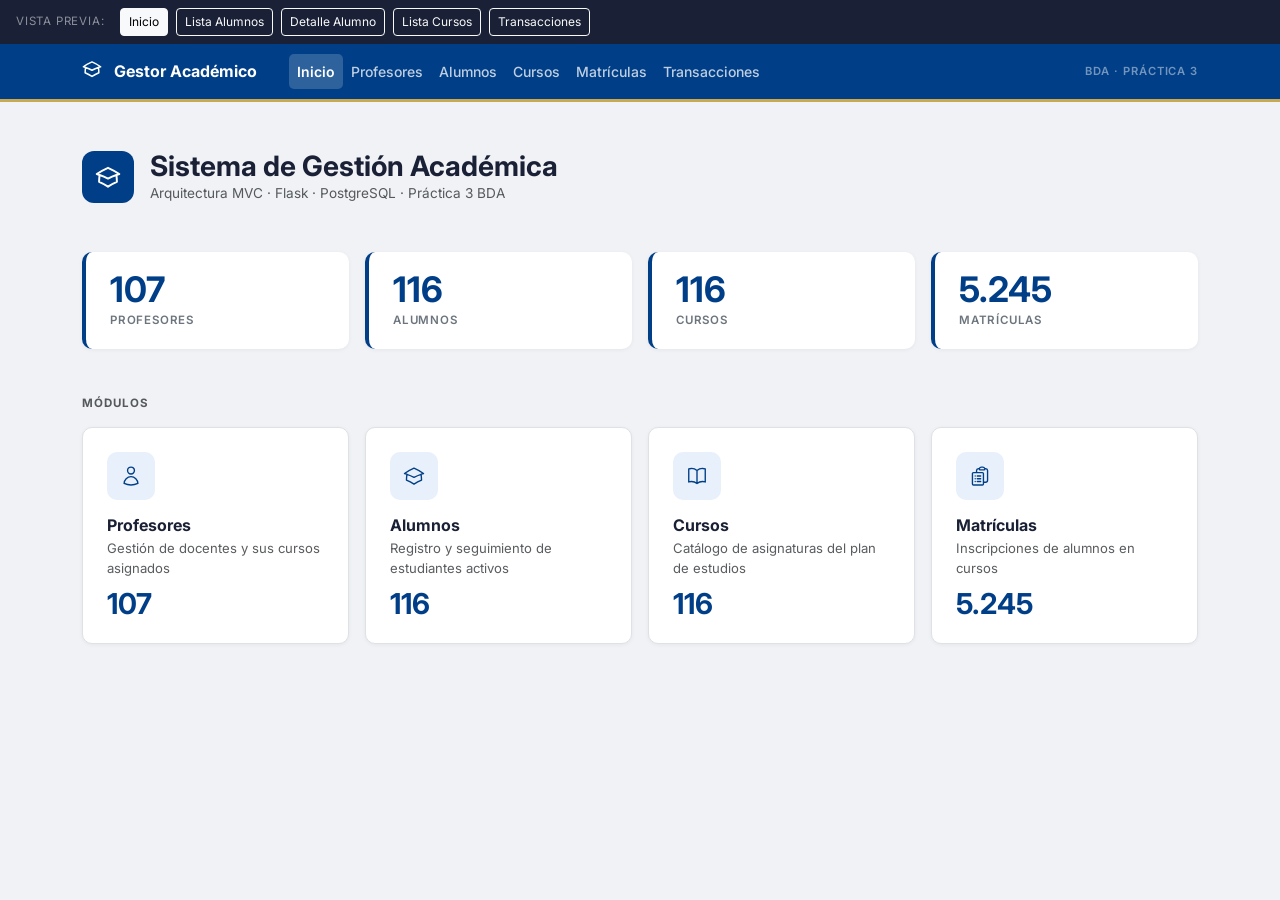
<file: preview.html>
<!DOCTYPE html>
<html lang="es">
<head>
  <meta charset="UTF-8">
  <meta name="viewport" content="width=device-width, initial-scale=1.0">
  <title>Preview — Gestor Académico</title>
  <link href="https://cdn.jsdelivr.net/npm/bootstrap@5.3.3/dist/css/bootstrap.min.css" rel="stylesheet">
  <link href="https://fonts.googleapis.com/css2?family=Inter:wght@400;500;600;700&display=swap" rel="stylesheet">
  <style>
    body { font-family: 'Inter', 'Segoe UI', system-ui, sans-serif; background: #f0f2f5; }
    :root { --bs-primary: #003f87; --bs-primary-rgb: 0,63,135; }
    .btn-primary { --bs-btn-bg:#003f87;--bs-btn-border-color:#003f87;--bs-btn-hover-bg:#002d61;--bs-btn-hover-border-color:#002d61; }

    /* Navbar */
    .ga-navbar { background-color:#003f87; border-bottom:3px solid #c8a951; padding:.6rem 0; }
    .ga-navbar .navbar-brand { color:#fff; font-weight:700; font-size:1rem; }
    .ga-navbar .navbar-brand:hover { color:#dde8f7; }
    .ga-navbar .nav-link { color:rgba(255,255,255,.75); font-size:.875rem; font-weight:500; padding:.45rem .85rem; border-radius:5px; transition:background .15s,color .15s; }
    .ga-navbar .nav-link:hover { background:rgba(255,255,255,.12); color:#fff; }
    .ga-navbar .nav-link.active { background:rgba(255,255,255,.18); color:#fff; font-weight:600; }
    .ga-badge-bda { color:rgba(255,255,255,.45); font-size:.7rem; font-weight:600; letter-spacing:.08em; text-transform:uppercase; }

    /* Cards */
    .ga-card { border:1px solid #dee2e6; border-radius:10px; background:#fff; box-shadow:0 1px 4px rgba(0,0,0,.05); }
    .ga-stat-card { border-left:4px solid #003f87; border-radius:10px; background:#fff; box-shadow:0 1px 4px rgba(0,0,0,.05); padding:1.25rem 1.5rem; transition:box-shadow .2s,transform .2s; }
    .ga-stat-card:hover { box-shadow:0 6px 20px rgba(0,63,135,.1); transform:translateY(-2px); }
    .ga-stat-number { font-size:2.2rem; font-weight:700; color:#003f87; line-height:1; margin-bottom:.3rem; }
    .ga-stat-label { font-size:.72rem; font-weight:600; text-transform:uppercase; letter-spacing:.07em; color:#6c757d; }
    .ga-module-card { border:1px solid #dee2e6; border-radius:10px; background:#fff; box-shadow:0 1px 4px rgba(0,0,0,.05); padding:1.5rem; text-decoration:none; color:inherit; display:block; transition:box-shadow .2s,transform .2s,border-color .2s; }
    .ga-module-card:hover { box-shadow:0 8px 24px rgba(0,63,135,.12); transform:translateY(-2px); border-color:#b0c8e8; color:inherit; }
    .ga-module-icon { width:48px; height:48px; background:#e8f0fb; border-radius:10px; display:flex; align-items:center; justify-content:center; color:#003f87; margin-bottom:1rem; }
    .ga-module-count { font-size:1.8rem; font-weight:700; color:#003f87; margin-top:.75rem; line-height:1; }

    /* Tables */
    .ga-table thead th { font-size:.72rem; font-weight:700; text-transform:uppercase; letter-spacing:.06em; color:#495057; background-color:#f8f9fa; border-bottom:2px solid #dee2e6; padding:.75rem 1rem; }
    .ga-table tbody td { padding:.75rem 1rem; vertical-align:middle; font-size:.875rem; }
    .ga-table.table-clickable tbody tr { cursor:pointer; }
    .td-mono { font-family:'Courier New',monospace; font-size:.78rem; }
    .td-muted { color:#6c757d!important; }
    .badge-count { background:#e8f0fb; color:#003f87; font-weight:600; font-size:.72rem; padding:3px 9px; border-radius:99px; border:1px solid #c5d8f5; }
    .badge-count-dark { background:#003f87; color:#fff; font-weight:600; font-size:.72rem; padding:3px 9px; border-radius:99px; }

    /* Pagination */
    .pagination .page-link { color:#003f87; border-color:#dee2e6; font-size:.82rem; }
    .pagination .page-item.active .page-link { background-color:#003f87; border-color:#003f87; color:#fff; }

    /* Detail */
    .ga-avatar { width:60px; height:60px; border-radius:50%; background:#003f87; color:#fff; display:flex; align-items:center; justify-content:center; font-size:1.2rem; font-weight:700; margin-bottom:1rem; }
    .ga-kpi { background:#f8f9fa; border:1px solid #e9ecef; border-radius:8px; padding:.75rem 1rem; display:flex; align-items:center; justify-content:space-between; margin-bottom:.5rem; }
    .ga-kpi-value { font-size:1.4rem; font-weight:700; color:#003f87; }
    .ga-kpi-label { font-size:.68rem; font-weight:700; text-transform:uppercase; letter-spacing:.07em; color:#6c757d; text-align:right; }
    .ga-profesor-link { display:flex; align-items:center; gap:10px; padding:.6rem .875rem; background:#f8f9fa; border-radius:8px; border:1px solid #dee2e6; text-decoration:none; color:#212529; transition:background .15s; }
    .ga-profesor-avatar { width:32px; height:32px; border-radius:50%; background:#003f87; color:#fff; display:flex; align-items:center; justify-content:center; font-size:.68rem; font-weight:700; flex-shrink:0; }

    /* Transaction demos */
    .tx-tag-error { background:#fff0ee; color:#b91c1c; border:1px solid #fecaca; font-size:.68rem; font-weight:700; text-transform:uppercase; letter-spacing:.08em; padding:2px 9px; border-radius:99px; display:inline-block; margin-bottom:.5rem; }
    .tx-tag-ok { background:#f0fdf4; color:#166534; border:1px solid #bbf7d0; font-size:.68rem; font-weight:700; text-transform:uppercase; letter-spacing:.08em; padding:2px 9px; border-radius:99px; display:inline-block; margin-bottom:.5rem; }
    .tx-log { background:#0d1117; color:#e6edf3; border-radius:8px; padding:1rem 1.25rem; font-family:'Courier New',monospace; font-size:.78rem; line-height:1.9; margin-top:1rem; }
    .log-ok { color:#3fb950; display:block; }
    .log-error { color:#f85149; display:block; }
    .log-info { color:#79c0ff; display:block; }
    .log-warn { color:#e3b341; display:block; }
    .ga-concept-icon { width:40px; height:40px; background:#e8f0fb; border-radius:8px; display:flex; align-items:center; justify-content:center; color:#003f87; flex-shrink:0; }
    .ga-page-header h1 { font-size:1.5rem; font-weight:700; color:#1a2035; margin-bottom:.2rem; }
    .ga-page-sub { color:#6c757d; font-size:.82rem; }

    /* Nav tabs for the preview switcher */
    .preview-nav { background:#1a2035; padding:.5rem 1rem; position:sticky; top:0; z-index:2000; }
    .preview-nav .btn { font-size:.75rem; }
    .preview-section { display:none; }
    .preview-section.active { display:block; }
  </style>
</head>
<body>

<!-- Preview switcher -->
<div class="preview-nav d-flex gap-2 flex-wrap align-items-center">
  <span class="text-white-50 me-2" style="font-size:.72rem;text-transform:uppercase;letter-spacing:.07em;">Vista previa:</span>
  <button class="btn btn-sm btn-light" onclick="show('home')">Inicio</button>
  <button class="btn btn-sm btn-outline-light" onclick="show('list')">Lista Alumnos</button>
  <button class="btn btn-sm btn-outline-light" onclick="show('detail')">Detalle Alumno</button>
  <button class="btn btn-sm btn-outline-light" onclick="show('cursos')">Lista Cursos</button>
  <button class="btn btn-sm btn-outline-light" onclick="show('tx')">Transacciones</button>
</div>

<!-- ═══════════════════════════════ NAVBAR (shared) ═══════════════════════════════ -->
<nav class="navbar navbar-expand-lg ga-navbar">
  <div class="container-xl">
    <a class="navbar-brand" href="#">
      <svg xmlns="http://www.w3.org/2000/svg" width="20" height="20" fill="none" viewBox="0 0 24 24" stroke-width="1.8" stroke="currentColor" class="me-2" style="vertical-align:-2px;">
        <path stroke-linecap="round" stroke-linejoin="round" d="M4.26 10.147a60.438 60.438 0 0 0-.491 6.347A48.62 48.62 0 0 1 12 20.904a48.62 48.62 0 0 1 8.232-4.41 60.46 60.46 0 0 0-.491-6.347m-15.482 0a50.636 50.636 0 0 0-2.658-.813A59.906 59.906 0 0 1 12 3.493a59.903 59.903 0 0 1 10.399 5.84c-.896.248-1.783.52-2.658.814m-15.482 0A50.717 50.717 0 0 1 12 13.489a50.702 50.702 0 0 1 7.74-3.342"/>
      </svg>
      Gestor Académico
    </a>
    <div class="collapse navbar-collapse">
      <ul class="navbar-nav ms-3 me-auto">
        <li class="nav-item"><a class="nav-link active" href="#">Inicio</a></li>
        <li class="nav-item"><a class="nav-link" href="#">Profesores</a></li>
        <li class="nav-item"><a class="nav-link" href="#">Alumnos</a></li>
        <li class="nav-item"><a class="nav-link" href="#">Cursos</a></li>
        <li class="nav-item"><a class="nav-link" href="#">Matrículas</a></li>
        <li class="nav-item"><a class="nav-link" href="#">Transacciones</a></li>
      </ul>
      <span class="ga-badge-bda">BDA · PRÁCTICA 3</span>
    </div>
  </div>
</nav>

<!-- ═══════════════════════════════ HOME ═══════════════════════════════ -->
<div id="sec-home" class="preview-section active">
<div class="container-xl py-5">
  <div class="mb-5 d-flex align-items-center gap-3">
    <div style="width:52px;height:52px;background:#003f87;border-radius:12px;display:flex;align-items:center;justify-content:center;">
      <svg xmlns="http://www.w3.org/2000/svg" width="26" height="26" fill="none" viewBox="0 0 24 24" stroke-width="1.8" stroke="white">
        <path stroke-linecap="round" stroke-linejoin="round" d="M4.26 10.147a60.438 60.438 0 0 0-.491 6.347A48.62 48.62 0 0 1 12 20.904a48.62 48.62 0 0 1 8.232-4.41 60.46 60.46 0 0 0-.491-6.347m-15.482 0a50.636 50.636 0 0 0-2.658-.813A59.906 59.906 0 0 1 12 3.493a59.903 59.903 0 0 1 10.399 5.84c-.896.248-1.783.52-2.658.814m-15.482 0A50.717 50.717 0 0 1 12 13.489a50.702 50.702 0 0 1 7.74-3.342"/>
      </svg>
    </div>
    <div>
      <h1 class="mb-0 fw-bold" style="font-size:1.75rem;color:#1a2035;">Sistema de Gestión Académica</h1>
      <p class="mb-0 text-muted" style="font-size:.85rem;">Arquitectura MVC · Flask · PostgreSQL · Práctica 3 BDA</p>
    </div>
  </div>

  <div class="row g-3 mb-5">
    <div class="col-6 col-md-3"><div class="ga-stat-card"><div class="ga-stat-number">107</div><div class="ga-stat-label">Profesores</div></div></div>
    <div class="col-6 col-md-3"><div class="ga-stat-card"><div class="ga-stat-number">116</div><div class="ga-stat-label">Alumnos</div></div></div>
    <div class="col-6 col-md-3"><div class="ga-stat-card"><div class="ga-stat-number">116</div><div class="ga-stat-label">Cursos</div></div></div>
    <div class="col-6 col-md-3"><div class="ga-stat-card"><div class="ga-stat-number">5.245</div><div class="ga-stat-label">Matrículas</div></div></div>
  </div>

  <h6 class="text-uppercase fw-bold text-muted mb-3" style="font-size:.72rem;letter-spacing:.08em;">Módulos</h6>
  <div class="row g-3">
    <div class="col-12 col-sm-6 col-lg-3">
      <a href="#" class="ga-module-card">
        <div class="ga-module-icon"><svg xmlns="http://www.w3.org/2000/svg" width="22" height="22" fill="none" viewBox="0 0 24 24" stroke-width="1.5" stroke="currentColor"><path stroke-linecap="round" stroke-linejoin="round" d="M15.75 6a3.75 3.75 0 1 1-7.5 0 3.75 3.75 0 0 1 7.5 0ZM4.501 20.118a7.5 7.5 0 0 1 14.998 0A17.933 17.933 0 0 1 12 21.75c-2.676 0-5.216-.584-7.499-1.632Z"/></svg></div>
        <h6 class="fw-bold mb-1" style="color:#1a2035;">Profesores</h6>
        <p class="text-muted mb-0" style="font-size:.82rem;">Gestión de docentes y sus cursos asignados</p>
        <div class="ga-module-count">107</div>
      </a>
    </div>
    <div class="col-12 col-sm-6 col-lg-3">
      <a href="#" class="ga-module-card">
        <div class="ga-module-icon"><svg xmlns="http://www.w3.org/2000/svg" width="22" height="22" fill="none" viewBox="0 0 24 24" stroke-width="1.5" stroke="currentColor"><path stroke-linecap="round" stroke-linejoin="round" d="M4.26 10.147a60.438 60.438 0 0 0-.491 6.347A48.62 48.62 0 0 1 12 20.904a48.62 48.62 0 0 1 8.232-4.41 60.46 60.46 0 0 0-.491-6.347m-15.482 0a50.636 50.636 0 0 0-2.658-.813A59.906 59.906 0 0 1 12 3.493a59.903 59.903 0 0 1 10.399 5.84c-.896.248-1.783.52-2.658.814m-15.482 0A50.717 50.717 0 0 1 12 13.489a50.702 50.702 0 0 1 7.74-3.342"/></svg></div>
        <h6 class="fw-bold mb-1" style="color:#1a2035;">Alumnos</h6>
        <p class="text-muted mb-0" style="font-size:.82rem;">Registro y seguimiento de estudiantes activos</p>
        <div class="ga-module-count">116</div>
      </a>
    </div>
    <div class="col-12 col-sm-6 col-lg-3">
      <a href="#" class="ga-module-card">
        <div class="ga-module-icon"><svg xmlns="http://www.w3.org/2000/svg" width="22" height="22" fill="none" viewBox="0 0 24 24" stroke-width="1.5" stroke="currentColor"><path stroke-linecap="round" stroke-linejoin="round" d="M12 6.042A8.967 8.967 0 0 0 6 3.75c-1.052 0-2.062.18-3 .512v14.25A8.987 8.987 0 0 1 6 18c2.305 0 4.408.867 6 2.292m0-14.25a8.966 8.966 0 0 1 6-2.292c1.052 0 2.062.18 3 .512v14.25A8.987 8.987 0 0 0 18 18a8.967 8.967 0 0 0-6 2.292m0-14.25v14.25"/></svg></div>
        <h6 class="fw-bold mb-1" style="color:#1a2035;">Cursos</h6>
        <p class="text-muted mb-0" style="font-size:.82rem;">Catálogo de asignaturas del plan de estudios</p>
        <div class="ga-module-count">116</div>
      </a>
    </div>
    <div class="col-12 col-sm-6 col-lg-3">
      <a href="#" class="ga-module-card">
        <div class="ga-module-icon"><svg xmlns="http://www.w3.org/2000/svg" width="22" height="22" fill="none" viewBox="0 0 24 24" stroke-width="1.5" stroke="currentColor"><path stroke-linecap="round" stroke-linejoin="round" d="M9 12h3.75M9 15h3.75M9 18h3.75m3 .75H18a2.25 2.25 0 0 0 2.25-2.25V6.108c0-1.135-.845-2.098-1.976-2.192a48.424 48.424 0 0 0-1.123-.08m-5.801 0c-.065.21-.1.433-.1.664 0 .414.336.75.75.75h4.5a.75.75 0 0 0 .75-.75 2.25 2.25 0 0 0-.1-.664m-5.8 0A2.251 2.251 0 0 1 13.5 2.25H15c1.012 0 1.867.668 2.15 1.586m-5.8 0c-.376.023-.75.05-1.124.08C9.095 4.01 8.25 4.973 8.25 6.108V8.25m0 0H4.875c-.621 0-1.125.504-1.125 1.125v11.25c0 .621.504 1.125 1.125 1.125h9.75c.621 0 1.125-.504 1.125-1.125V9.375c0-.621-.504-1.125-1.125-1.125H8.25ZM6.75 12h.008v.008H6.75V12Zm0 3h.008v.008H6.75V15Zm0 3h.008v.008H6.75V18Z"/></svg></div>
        <h6 class="fw-bold mb-1" style="color:#1a2035;">Matrículas</h6>
        <p class="text-muted mb-0" style="font-size:.82rem;">Inscripciones de alumnos en cursos</p>
        <div class="ga-module-count">5.245</div>
      </a>
    </div>
  </div>
</div>
</div>

<!-- ═══════════════════════════════ LISTA ALUMNOS ═══════════════════════════════ -->
<div id="sec-list" class="preview-section">
<div class="container-xl py-4">
  <div class="mb-4">
    <h1 class="mb-0 fw-bold" style="font-size:1.5rem;color:#1a2035;">Alumnos</h1>
    <p class="ga-page-sub">GET /alumnos — 116 registros totales</p>
  </div>
  <div class="ga-card">
    <div class="d-flex align-items-center gap-2 p-3 border-bottom">
      <input class="form-control form-control-sm" style="max-width:300px;" placeholder="Buscar alumno o email…" />
      <div class="ms-auto">
        <button class="btn btn-primary btn-sm">+ Nuevo alumno</button>
      </div>
    </div>
    <div class="table-responsive">
      <table class="table ga-table table-hover table-clickable mb-0">
        <thead>
          <tr><th>#</th><th>Nombre</th><th>Email</th><th>Matrículas</th></tr>
        </thead>
        <tbody>
          <tr><td class="td-muted td-mono">a3f2c1d0…</td><td><strong>María García López</strong></td><td class="td-mono td-muted">maria.garcia@uni.es</td><td><span class="badge-count">12</span></td></tr>
          <tr><td class="td-muted td-mono">b7e4a2f1…</td><td><strong>Carlos Rodríguez Pérez</strong></td><td class="td-mono td-muted">c.rodriguez@uni.es</td><td><span class="badge-count">8</span></td></tr>
          <tr><td class="td-muted td-mono">c1d9b3e2…</td><td><strong>Ana Martínez Sánchez</strong></td><td class="td-mono td-muted">a.martinez@uni.es</td><td><span class="badge-count">15</span></td></tr>
          <tr><td class="td-muted td-mono">d5f0c4a3…</td><td><strong>Luis Fernández Torres</strong></td><td class="td-mono td-muted">l.fernandez@uni.es</td><td><span class="badge-count">6</span></td></tr>
          <tr><td class="td-muted td-mono">e2b8d5f4…</td><td><strong>Elena González Ruiz</strong></td><td class="td-mono td-muted">e.gonzalez@uni.es</td><td><span class="badge-count">10</span></td></tr>
          <tr><td class="td-muted td-mono">f4a1c6b5…</td><td><strong>Pablo López Jiménez</strong></td><td class="td-mono td-muted">p.lopez@uni.es</td><td><span class="badge-count">4</span></td></tr>
          <tr><td class="td-muted td-mono">a8e3d7c6…</td><td><strong>Sofía Díaz Moreno</strong></td><td class="td-mono td-muted">s.diaz@uni.es</td><td><span class="badge-count">9</span></td></tr>
          <tr><td class="td-muted td-mono">b6f2e8d7…</td><td><strong>Javier Álvarez Castro</strong></td><td class="td-mono td-muted">j.alvarez@uni.es</td><td><span class="badge-count">7</span></td></tr>
          <tr><td class="td-muted td-mono">c0a5f9e8…</td><td><strong>Laura Romero Vega</strong></td><td class="td-mono td-muted">l.romero@uni.es</td><td><span class="badge-count">11</span></td></tr>
          <tr><td class="td-muted td-mono">d4b7a0f9…</td><td><strong>Diego Molina Ortiz</strong></td><td class="td-mono td-muted">d.molina@uni.es</td><td><span class="badge-count">3</span></td></tr>
        </tbody>
      </table>
    </div>
    <div class="d-flex align-items-center justify-content-between px-3 py-2 border-top">
      <small class="text-muted">116 registros</small>
      <nav><ul class="pagination pagination-sm mb-0">
        <li class="page-item disabled"><a class="page-link" href="#">‹</a></li>
        <li class="page-item active"><a class="page-link" href="#">1</a></li>
        <li class="page-item"><a class="page-link" href="#">2</a></li>
        <li class="page-item"><a class="page-link" href="#">3</a></li>
        <li class="page-item"><a class="page-link" href="#">…</a></li>
        <li class="page-item"><a class="page-link" href="#">12</a></li>
        <li class="page-item"><a class="page-link" href="#">›</a></li>
      </ul></nav>
    </div>
  </div>
</div>
</div>

<!-- ═══════════════════════════════ DETALLE ALUMNO ═══════════════════════════════ -->
<div id="sec-detail" class="preview-section">
<div class="container-xl py-4">
  <a href="#" class="btn btn-sm btn-outline-secondary mb-4">← Volver a Alumnos</a>
  <div class="row g-4">
    <div class="col-12 col-md-4 col-lg-3">
      <div class="ga-card p-4">
        <div class="ga-avatar">MG</div>
        <h5 class="fw-bold mb-1" style="color:#1a2035;">María García López</h5>
        <p class="text-muted mb-3" style="font-size:.82rem;">maria.garcia@uni.es</p>
        <div class="ga-kpi"><span class="ga-kpi-value">12</span><span class="ga-kpi-label">Matrículas</span></div>
        <div class="ga-kpi"><span class="ga-kpi-value">8</span><span class="ga-kpi-label">Profesores distintos</span></div>
        <button class="btn btn-danger btn-sm w-100 mt-3">Eliminar alumno</button>
      </div>
    </div>
    <div class="col-12 col-md-8 col-lg-9">
      <h6 class="fw-bold text-uppercase text-muted mb-3" style="font-size:.72rem;letter-spacing:.07em;">Cursos matriculados</h6>
      <div class="ga-card">
        <div class="table-responsive">
          <table class="table ga-table table-hover table-clickable mb-0">
            <thead><tr><th>Curso</th><th>Profesor</th><th>Fecha de matrícula</th></tr></thead>
            <tbody>
              <tr><td><strong>Bases de Datos Avanzadas</strong></td><td class="td-muted">Dr. Ana García</td><td class="td-mono td-muted">2024-09-15</td></tr>
              <tr><td><strong>Algoritmos y Complejidad</strong></td><td class="td-muted">Prof. Juan Martínez</td><td class="td-mono td-muted">2024-09-16</td></tr>
              <tr><td><strong>Sistemas Distribuidos</strong></td><td class="td-muted">Dr. Pedro Sánchez</td><td class="td-mono td-muted">2024-10-02</td></tr>
              <tr><td><strong>Redes de Computadores</strong></td><td class="td-muted">Prof. Laura Gómez</td><td class="td-mono td-muted">2024-10-10</td></tr>
              <tr><td><strong>Inteligencia Artificial</strong></td><td class="td-muted">Dr. Ana García</td><td class="td-mono td-muted">2025-02-03</td></tr>
            </tbody>
          </table>
        </div>
      </div>
    </div>
  </div>
</div>
</div>

<!-- ═══════════════════════════════ LISTA CURSOS ═══════════════════════════════ -->
<div id="sec-cursos" class="preview-section">
<div class="container-xl py-4">
  <div class="mb-4">
    <h1 class="mb-0 fw-bold" style="font-size:1.5rem;color:#1a2035;">Cursos</h1>
    <p class="ga-page-sub">GET /cursos — 116 registros totales</p>
  </div>
  <div class="ga-card">
    <div class="d-flex align-items-center gap-2 p-3 border-bottom">
      <input class="form-control form-control-sm" style="max-width:300px;" placeholder="Buscar curso…" />
      <div class="ms-auto"><button class="btn btn-primary btn-sm">+ Nuevo curso</button></div>
    </div>
    <div class="table-responsive">
      <table class="table ga-table table-hover table-clickable mb-0">
        <thead><tr><th>#</th><th>Nombre</th><th>Profesor</th><th>Alumnos</th></tr></thead>
        <tbody>
          <tr><td class="td-muted td-mono">a1b2c3d4…</td><td><strong>Bases de Datos Avanzadas</strong></td><td class="td-muted">Dr. Ana García</td><td><span class="badge-count-dark">45</span></td></tr>
          <tr><td class="td-muted td-mono">b2c3d4e5…</td><td><strong>Algoritmos y Complejidad</strong></td><td class="td-muted">Prof. Juan Martínez</td><td><span class="badge-count-dark">38</span></td></tr>
          <tr><td class="td-muted td-mono">c3d4e5f6…</td><td><strong>Sistemas Distribuidos</strong></td><td class="td-muted">Dr. Pedro Sánchez</td><td><span class="badge-count-dark">52</span></td></tr>
          <tr><td class="td-muted td-mono">d4e5f6a1…</td><td><strong>Redes de Computadores</strong></td><td class="td-muted">Prof. Laura Gómez</td><td><span class="badge-count-dark">41</span></td></tr>
          <tr><td class="td-muted td-mono">e5f6a1b2…</td><td><strong>Inteligencia Artificial</strong></td><td class="td-muted">Dr. Ana García</td><td><span class="badge-count-dark">67</span></td></tr>
          <tr><td class="td-muted td-mono">f6a1b2c3…</td><td><strong>Arquitectura de Computadores</strong></td><td class="td-muted">Prof. Carlos López</td><td><span class="badge-count-dark">29</span></td></tr>
          <tr><td class="td-muted td-mono">a7b8c9d0…</td><td><strong>Ingeniería del Software</strong></td><td class="td-muted">Dr. María Torres</td><td><span class="badge-count-dark">58</span></td></tr>
        </tbody>
      </table>
    </div>
    <div class="d-flex align-items-center justify-content-between px-3 py-2 border-top">
      <small class="text-muted">116 registros</small>
      <nav><ul class="pagination pagination-sm mb-0">
        <li class="page-item disabled"><a class="page-link">‹</a></li>
        <li class="page-item active"><a class="page-link">1</a></li>
        <li class="page-item"><a class="page-link">2</a></li>
        <li class="page-item"><a class="page-link">3</a></li>
        <li class="page-item"><a class="page-link">›</a></li>
      </ul></nav>
    </div>
  </div>
</div>
</div>

<!-- ═══════════════════════════════ TRANSACCIONES ═══════════════════════════════ -->
<div id="sec-tx" class="preview-section">
<div class="container-xl py-4">
  <div class="mb-4">
    <h1 class="mb-0 fw-bold" style="font-size:1.5rem;color:#1a2035;">Transacciones &amp; Rollback</h1>
    <p class="ga-page-sub">Demostraciones de integridad referencial ejecutadas contra PostgreSQL en tiempo real.</p>
  </div>

  <div class="row g-3 mb-4">
    <div class="col-12 col-md-4">
      <div class="ga-card p-3 d-flex gap-3 align-items-start">
        <div class="ga-concept-icon"><svg xmlns="http://www.w3.org/2000/svg" width="18" height="18" fill="none" viewBox="0 0 24 24" stroke-width="1.5" stroke="currentColor"><path stroke-linecap="round" stroke-linejoin="round" d="M16.5 10.5V6.75a4.5 4.5 0 1 0-9 0v3.75m-.75 11.25h10.5a2.25 2.25 0 0 0 2.25-2.25v-6.75a2.25 2.25 0 0 0-2.25-2.25H6.75a2.25 2.25 0 0 0-2.25 2.25v6.75a2.25 2.25 0 0 0 2.25 2.25Z"/></svg></div>
        <div><h6 class="fw-bold mb-1" style="font-size:.875rem;color:#1a2035;">Atomicidad</h6><p class="text-muted mb-0" style="font-size:.8rem;line-height:1.5;">La transacción se ejecuta completamente o no se ejecuta en absoluto.</p></div>
      </div>
    </div>
    <div class="col-12 col-md-4">
      <div class="ga-card p-3 d-flex gap-3 align-items-start">
        <div class="ga-concept-icon"><svg xmlns="http://www.w3.org/2000/svg" width="18" height="18" fill="none" viewBox="0 0 24 24" stroke-width="1.5" stroke="currentColor"><path stroke-linecap="round" stroke-linejoin="round" d="M9 12.75 11.25 15 15 9.75M21 12a9 9 0 1 1-18 0 9 9 0 0 1 18 0Z"/></svg></div>
        <div><h6 class="fw-bold mb-1" style="font-size:.875rem;color:#1a2035;">Integridad referencial</h6><p class="text-muted mb-0" style="font-size:.8rem;line-height:1.5;">PostgreSQL rechaza operaciones que violen claves foráneas o primarias.</p></div>
      </div>
    </div>
    <div class="col-12 col-md-4">
      <div class="ga-card p-3 d-flex gap-3 align-items-start">
        <div class="ga-concept-icon"><svg xmlns="http://www.w3.org/2000/svg" width="18" height="18" fill="none" viewBox="0 0 24 24" stroke-width="1.5" stroke="currentColor"><path stroke-linecap="round" stroke-linejoin="round" d="M19.5 12c0-1.232-.046-2.453-.138-3.662a4.006 4.006 0 0 0-3.7-3.7 48.678 48.678 0 0 0-7.324 0 4.006 4.006 0 0 0-3.7 3.7c-.017.22-.032.441-.046.662M19.5 12l3-3m-3 3-3-3m-12 3c0 1.232.046 2.453.138 3.662a4.006 4.006 0 0 0 3.7 3.7 48.656 48.656 0 0 0 7.324 0 4.006 4.006 0 0 0 3.7-3.7c.017-.22.032-.441.046-.662M4.5 12l3 3m-3-3-3 3"/></svg></div>
        <div><h6 class="fw-bold mb-1" style="font-size:.875rem;color:#1a2035;">Rollback</h6><p class="text-muted mb-0" style="font-size:.8rem;line-height:1.5;">PostgreSQL revierte todos los cambios al estado anterior si falla.</p></div>
      </div>
    </div>
  </div>

  <div class="ga-card p-4 mb-3">
    <div class="d-flex align-items-start justify-content-between gap-4">
      <div class="flex-grow-1">
        <span class="tx-tag-error">Fallo intencionado</span>
        <h6 class="fw-bold mb-1" style="color:#1a2035;">Demo 1 — Violación de clave foránea</h6>
        <p class="text-muted mb-0" style="font-size:.85rem;line-height:1.6;">Intenta insertar una matrícula referenciando un <code>curso_id</code> que no existe. PostgreSQL lanza <code>ERROR 23503</code>.</p>
      </div>
      <button class="btn btn-primary btn-sm flex-shrink-0">▶ Ejecutar demo</button>
    </div>
    <div class="tx-log">
      <span class="log-info">[INFO]  BEGIN — iniciando transacción</span>
      <span class="log-info">[INFO]  Insertando matrícula con curso_id=00000000-fake...</span>
      <span class="log-error">[ERROR] ForeignKeyViolation: insert or update on table "matriculas" violates foreign key constraint</span>
      <span class="log-error">[ERROR] DETAIL: Key (curso_id)=(00000000-fake) is not present in table "cursos"</span>
      <span class="log-warn">[WARN]  ROLLBACK automático ejecutado</span>
      <span class="log-ok">[OK]    Estado de la base de datos: sin cambios</span>
    </div>
  </div>

  <div class="ga-card p-4 mb-3">
    <div class="d-flex align-items-start justify-content-between gap-4">
      <div class="flex-grow-1">
        <span class="tx-tag-ok">Transacción exitosa</span>
        <h6 class="fw-bold mb-1" style="color:#1a2035;">Demo 3 — BEGIN / INSERT / COMMIT</h6>
        <p class="text-muted mb-0" style="font-size:.85rem;line-height:1.6;">Ejecuta una transacción completa con éxito. Inserta un alumno temporal, verifica el aislamiento y hace <code>COMMIT</code>.</p>
      </div>
      <button class="btn btn-primary btn-sm flex-shrink-0">▶ Ejecutar demo</button>
    </div>
  </div>
</div>
</div>

<script src="https://cdn.jsdelivr.net/npm/bootstrap@5.3.3/dist/js/bootstrap.bundle.min.js"></script>
<script>
function show(sec) {
  document.querySelectorAll('.preview-section').forEach(el => el.classList.remove('active'));
  document.getElementById('sec-' + sec).classList.add('active');
  document.querySelectorAll('.preview-nav .btn').forEach(b => {
    b.className = b.textContent.trim().toLowerCase().includes(sec) ||
                  (sec==='home' && b.textContent.includes('Inicio')) ||
                  (sec==='list' && b.textContent.includes('Alumnos')) ||
                  (sec==='detail' && b.textContent.includes('Detalle')) ||
                  (sec==='cursos' && b.textContent.includes('Cursos')) ||
                  (sec==='tx' && b.textContent.includes('Trans'))
      ? 'btn btn-sm btn-light' : 'btn btn-sm btn-outline-light';
  });
  window.scrollTo(0,0);
}
</script>
</body>
</html>
</file>
